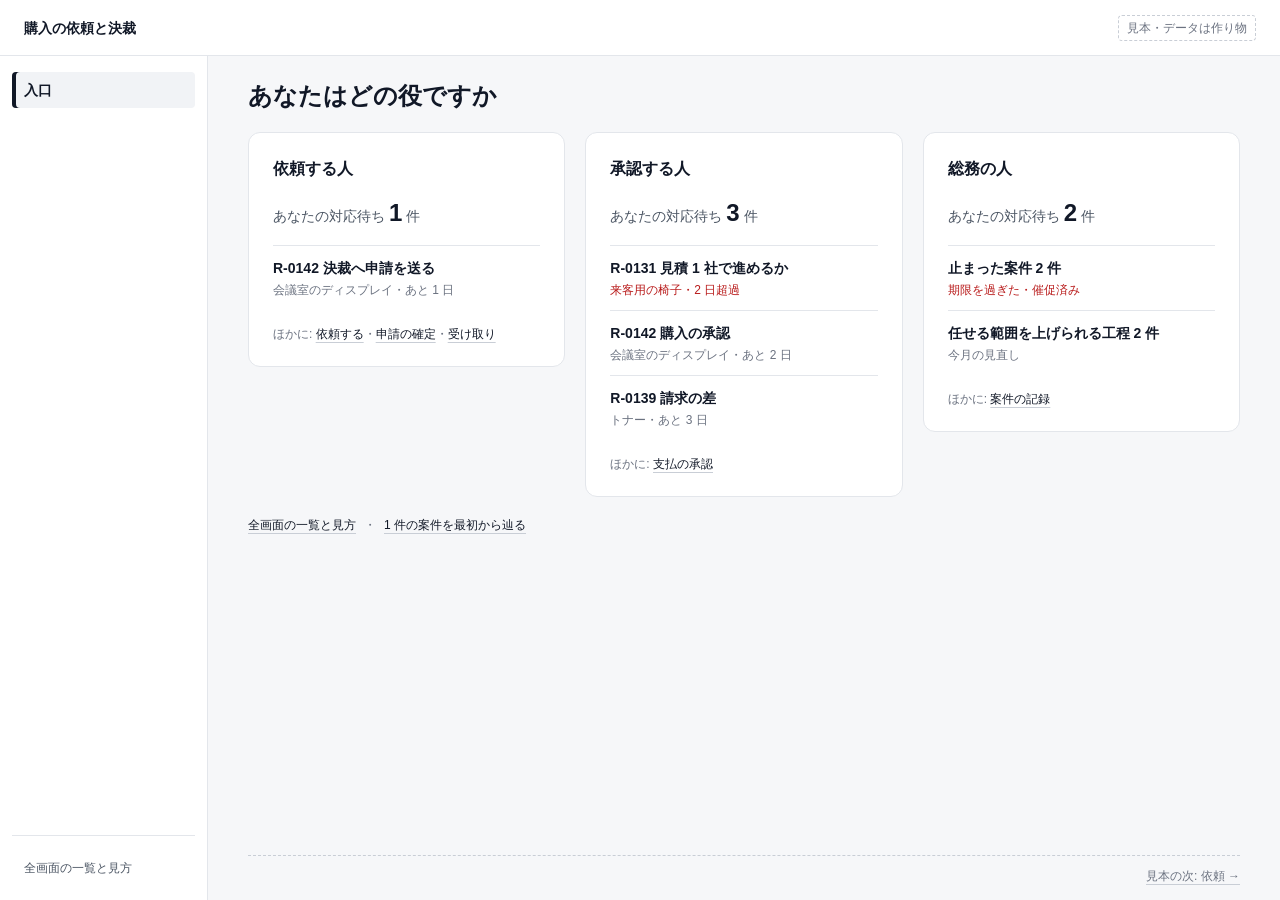
<file: index.html>
<!doctype html>
<html lang="ja">
<head>
<meta name="robots" content="noindex,nofollow">
<meta charset="utf-8">
<meta name="viewport" content="width=device-width, initial-scale=1">
<title>入口｜購入の依頼と決裁（見本）</title>
<link rel="stylesheet" href="assets/style.css">
</head>
<body>
<header class="top" data-shell-header></header>
<main class="main wide">
  <h1>あなたはどの役ですか</h1>

  <div class="scroll">
    <div class="roles">
      <section class="role">
        <h2>依頼する人</h2>
        <p class="count">あなたの対応待ち<b>1</b>件</p>
        <ul class="todo">
          <li><a href="case.html"><b>R-0142 決裁へ申請を送る</b><span>会議室のディスプレイ・あと 1 日</span></a></li>
        </ul>
        <p class="small muted">ほかに: <a href="request.html">依頼する</a>・<a href="confirm.html">申請の確定</a>・<a href="receive.html">受け取り</a></p>
      </section>

      <section class="role">
        <h2>承認する人</h2>
        <p class="count">あなたの対応待ち<b>3</b>件</p>
        <ul class="todo">
          <li class="late"><a href="exceptions.html"><b>R-0131 見積 1 社で進めるか</b><span>来客用の椅子・2 日超過</span></a></li>
          <li><a href="approve.html"><b>R-0142 購入の承認</b><span>会議室のディスプレイ・あと 2 日</span></a></li>
          <li><a href="reconcile.html"><b>R-0139 請求の差</b><span>トナー・あと 3 日</span></a></li>
        </ul>
        <p class="small muted">ほかに: <a href="pay.html">支払の承認</a></p>
      </section>

      <section class="role">
        <h2>総務の人</h2>
        <p class="count">あなたの対応待ち<b>2</b>件</p>
        <ul class="todo">
          <li class="late"><a href="cases.html"><b>止まった案件 2 件</b><span>期限を過ぎた・催促済み</span></a></li>
          <li><a href="rules.html"><b>任せる範囲を上げられる工程 2 件</b><span>今月の見直し</span></a></li>
        </ul>
        <p class="small muted">ほかに: <a href="case.html">案件の記録</a></p>
      </section>
    </div>

    <p class="row small"><a href="guide.html">全画面の一覧と見方</a><span class="muted">・</span><a href="request.html">1 件の案件を最初から辿る</a></p>
  </div>
</main>
<script src="assets/app.js"></script>
</body>
</html>
</file>
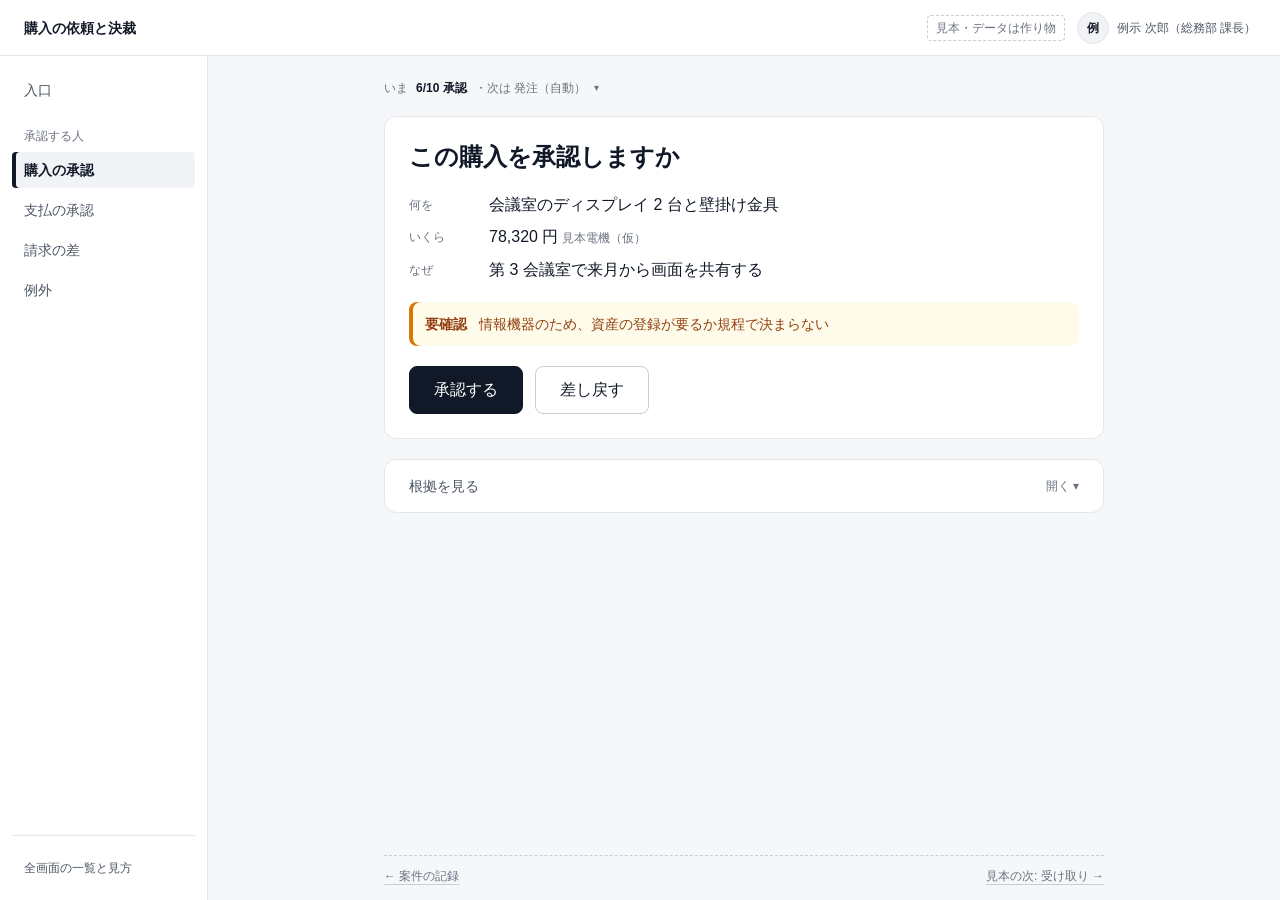
<file: approve.html>
<!doctype html>
<html lang="ja">
<head>
<meta name="robots" content="noindex,nofollow">
<meta charset="utf-8">
<meta name="viewport" content="width=device-width, initial-scale=1">
<title>購入の承認｜購入の依頼と決裁（見本）</title>
<link rel="stylesheet" href="assets/style.css">
</head>
<body data-who="例示 次郎（総務部 課長）">
<header class="top" data-shell-header></header>
<main class="main">
  <div data-stage="6"></div>

  <section class="decide">
    <h1>この購入を承認しますか</h1>
    <dl class="facts">
      <dt>何を</dt><dd>会議室のディスプレイ 2 台と壁掛け金具</dd>
      <dt>いくら</dt><dd class="num">78,320 円<small>見本電機（仮）</small></dd>
      <dt>なぜ</dt><dd>第 3 会議室で来月から画面を共有する</dd>
    </dl>
    <p class="verdict warn"><b>要確認</b><span>情報機器のため、資産の登録が要るか規程で決まらない</span></p>
    <div class="actions">
      <button class="btn primary" type="button" data-done="承認しました。発注へ進みます（見本）">承認する</button>
      <button class="btn" type="button" data-done="差し戻しました。理由と、否認にするかを選びます（見本）">差し戻す</button>
    </div>
  </section>

  <div class="scroll">
    <details class="fold">
      <summary>根拠を見る</summary>
      <div class="body">
        <section>
          <h3>規程</h3>
          <ul class="checks">
            <li class="w">資産の登録の要否は規程から決まらない。似た R-0061 は登録なし</li>
            <li>10 万円以下の物品は課長の決裁で足りる</li>
            <li>予算 X-000-01 の残り 412,000 円で足りる</li>
            <li>取引先は登録済み（新規ではない）</li>
            <li>相見積 3 社（基準は 2 社以上）</li>
            <li>金額は似た案件の中央値より 6% 安い</li>
            <li>納期は使いたい日の 3 営業日前</li>
          </ul>
        </section>
        <section id="quotes">
          <h3>見積</h3>
          <div class="table-wrap">
            <table>
              <thead><tr><th>取引先</th><th class="num">金額</th><th>納期</th><th>保証</th></tr></thead>
              <tbody>
                <tr><td>見本電機（仮）・選んだ</td><td class="num">78,320 円</td><td>7 営業日</td><td>3 年</td></tr>
                <tr><td>例示テック（仮）</td><td class="num">81,950 円</td><td>5 営業日</td><td>1 年</td></tr>
                <tr><td>サンプル商会（仮）</td><td class="num">84,700 円</td><td>10 営業日</td><td>3 年</td></tr>
              </tbody>
            </table>
          </div>
        </section>
        <section>
          <h3>似た案件</h3>
          <div class="table-wrap">
            <table>
              <thead><tr><th>案件</th><th>品目</th><th class="num">金額</th><th>結果</th></tr></thead>
              <tbody>
                <tr><td>R-0098</td><td>ディスプレイ 1 台</td><td class="num">41,800 円</td><td>承認</td></tr>
                <tr><td>R-0061</td><td>ディスプレイと金具</td><td class="num">52,300 円</td><td>承認・資産の登録なし</td></tr>
                <tr><td>R-0017</td><td>プロジェクター</td><td class="num">96,800 円</td><td>差し戻し・相見積 1 社</td></tr>
              </tbody>
            </table>
          </div>
        </section>
        <section>
          <h3>記録</h3>
          <ul class="log">
            <li><time>3 日前</time><span>依頼を受け付け、予算を聞き返した</span></li>
            <li><time>2 日前</time><span>3 社の見積を読んで比べた（見積 Q-0007〜0009）</span></li>
            <li><time>昨日</time><span>見本 花子 が申請を確定した</span></li>
            <li><time>今日</time><span>決裁へ入力し、読み戻し 12 / 12 が一致した。<a href="case.html">案件の記録</a></span></li>
          </ul>
        </section>
      </div>
    </details>
  </div>
</main>
<script src="assets/app.js"></script>
</body>
</html>
</file>
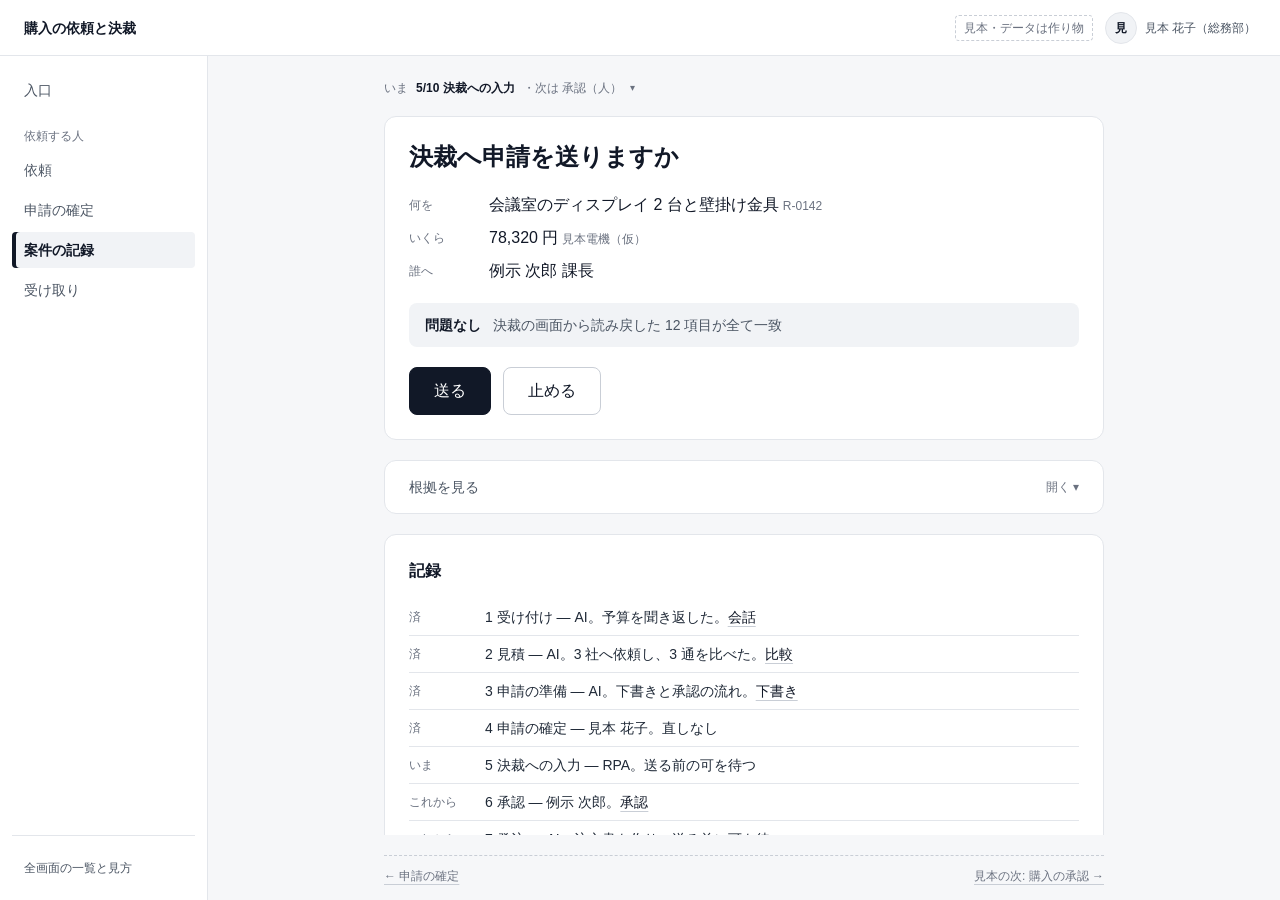
<file: case.html>
<!doctype html>
<html lang="ja">
<head>
<meta name="robots" content="noindex,nofollow">
<meta charset="utf-8">
<meta name="viewport" content="width=device-width, initial-scale=1">
<title>案件の記録｜購入の依頼と決裁（見本）</title>
<link rel="stylesheet" href="assets/style.css">
</head>
<body data-who="見本 花子（総務部）">
<header class="top" data-shell-header></header>
<main class="main">
  <div data-stage="5"></div>

  <section class="decide">
    <h1>決裁へ申請を送りますか</h1>
    <dl class="facts">
      <dt>何を</dt><dd>会議室のディスプレイ 2 台と壁掛け金具<small>R-0142</small></dd>
      <dt>いくら</dt><dd class="num">78,320 円<small>見本電機（仮）</small></dd>
      <dt>誰へ</dt><dd>例示 次郎 課長</dd>
    </dl>
    <p class="verdict"><b>問題なし</b><span>決裁の画面から読み戻した 12 項目が全て一致</span></p>
    <div class="actions">
      <button class="btn primary" type="button" data-done="申請を送りました。例示 次郎 課長 へ回ります（見本）">送る</button>
      <button class="btn" type="button" data-done="止めました。理由を添えて例外へ回します（見本）">止める</button>
    </div>
  </section>

  <div class="scroll">
    <details class="fold">
      <summary>根拠を見る</summary>
      <div class="body">
        <section id="rpa">
          <h3>読み戻し</h3>
          <div class="table-wrap">
            <table>
              <thead><tr><th>項目</th><th>確定した申請</th><th>読み戻した値</th></tr></thead>
              <tbody>
                <tr><td>件名</td><td>第 3 会議室用ディスプレイ及び壁掛け金具の購入</td><td>同じ</td></tr>
                <tr><td>金額</td><td class="num">78,320 円</td><td class="num">78,320 円</td></tr>
                <tr><td>予算</td><td>X-000-01</td><td>X-000-01</td></tr>
                <tr><td>承認者</td><td>例示 次郎 課長</td><td>例示 次郎 課長</td></tr>
                <tr><td colspan="3" class="small muted">ほか 8 項目も一致。同じ件の二重の起案なし</td></tr>
              </tbody>
            </table>
          </div>
        </section>
      </div>
    </details>

    <section class="card" id="log">
      <h2>記録</h2>
      <ul class="log">
        <li><time>済</time><span>1 受け付け — AI。予算を聞き返した。<a href="request.html">会話</a></span></li>
        <li><time>済</time><span>2 見積 — AI。3 社へ依頼し、3 通を比べた。<a href="confirm.html#quotes">比較</a></span></li>
        <li><time>済</time><span>3 申請の準備 — AI。下書きと承認の流れ。<a href="confirm.html#draft">下書き</a></span></li>
        <li><time>済</time><span>4 申請の確定 — 見本 花子。直しなし</span></li>
        <li><time>いま</time><span>5 決裁への入力 — RPA。送る前の可を待つ</span></li>
        <li><time>これから</time><span>6 承認 — 例示 次郎。<a href="approve.html">承認</a></span></li>
        <li><time>これから</time><span>7 発注 — AI。注文書を作り、送る前に可を待つ</span></li>
        <li><time>これから</time><span>8 受け取り — 見本 花子。<a href="receive.html">受け取り</a></span></li>
        <li><time>これから</time><span>9 支払 — AI が突合し、例示 次郎 が承認。<a href="pay.html">支払</a></span></li>
        <li><time>これから</time><span>10 格納 — 自動。注文書と承認の証跡を保存</span></li>
      </ul>
    </section>
  </div>
</main>
<script src="assets/app.js"></script>
</body>
</html>
</file>
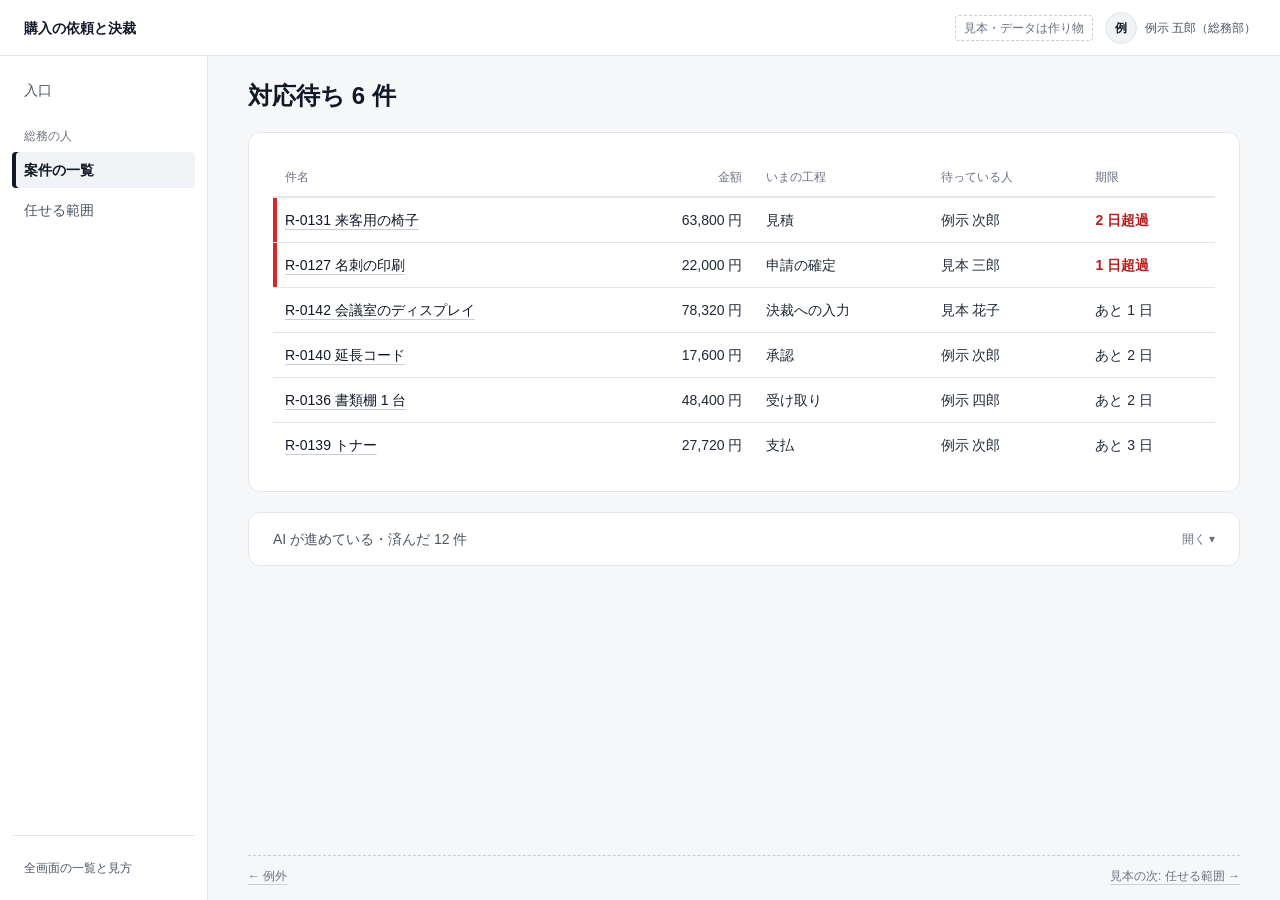
<file: cases.html>
<!doctype html>
<html lang="ja">
<head>
<meta name="robots" content="noindex,nofollow">
<meta charset="utf-8">
<meta name="viewport" content="width=device-width, initial-scale=1">
<title>案件の一覧｜購入の依頼と決裁（見本）</title>
<link rel="stylesheet" href="assets/style.css">
</head>
<body data-who="例示 五郎（総務部）">
<header class="top" data-shell-header></header>
<main class="main wide">
  <h1>対応待ち 6 件</h1>

  <div class="scroll">
    <section class="card">
      <div class="table-wrap">
        <table class="rows">
          <thead><tr><th>件名</th><th class="num">金額</th><th>いまの工程</th><th>待っている人</th><th>期限</th></tr></thead>
          <tbody>
            <tr class="stuck"><td><a href="exceptions.html">R-0131 来客用の椅子</a></td><td class="num">63,800 円</td><td>見積</td><td>例示 次郎</td><td class="nowrap"><span class="late">2 日超過</span></td></tr>
            <tr class="stuck"><td><a href="case.html">R-0127 名刺の印刷</a></td><td class="num">22,000 円</td><td>申請の確定</td><td>見本 三郎</td><td class="nowrap"><span class="late">1 日超過</span></td></tr>
            <tr><td><a href="case.html">R-0142 会議室のディスプレイ</a></td><td class="num">78,320 円</td><td>決裁への入力</td><td>見本 花子</td><td class="nowrap">あと 1 日</td></tr>
            <tr><td><a href="approve.html">R-0140 延長コード</a></td><td class="num">17,600 円</td><td>承認</td><td>例示 次郎</td><td class="nowrap">あと 2 日</td></tr>
            <tr><td><a href="receive.html">R-0136 書類棚 1 台</a></td><td class="num">48,400 円</td><td>受け取り</td><td>例示 四郎</td><td class="nowrap">あと 2 日</td></tr>
            <tr><td><a href="reconcile.html">R-0139 トナー</a></td><td class="num">27,720 円</td><td>支払</td><td>例示 次郎</td><td class="nowrap">あと 3 日</td></tr>
          </tbody>
        </table>
      </div>
    </section>

    <details class="fold">
      <summary>AI が進めている・済んだ 12 件</summary>
      <div class="body">
        <div class="table-wrap">
          <table class="rows">
            <thead><tr><th>件名</th><th class="num">金額</th><th>いまの工程</th><th>担い手</th><th>期限</th></tr></thead>
            <tbody>
              <tr><td><a href="case.html">R-0143 研修用の書籍 5 冊</a></td><td class="num">14,850 円</td><td>申請の準備</td><td>AI</td><td class="nowrap">あと 4 日</td></tr>
              <tr><td><a href="case.html">R-0138 清掃用品の一式</a></td><td class="num">9,240 円</td><td>発注</td><td>AI</td><td class="nowrap">あと 5 日</td></tr>
              <tr><td><a href="case.html">R-0133 ウェブ会議用カメラ 3 台</a></td><td class="num">39,600 円</td><td>格納</td><td>済み</td><td class="nowrap">—</td></tr>
              <tr><td colspan="5" class="small muted">ほか 9 件（見本では省略）</td></tr>
            </tbody>
          </table>
        </div>
      </div>
    </details>
  </div>
</main>
<script src="assets/app.js"></script>
</body>
</html>
</file>
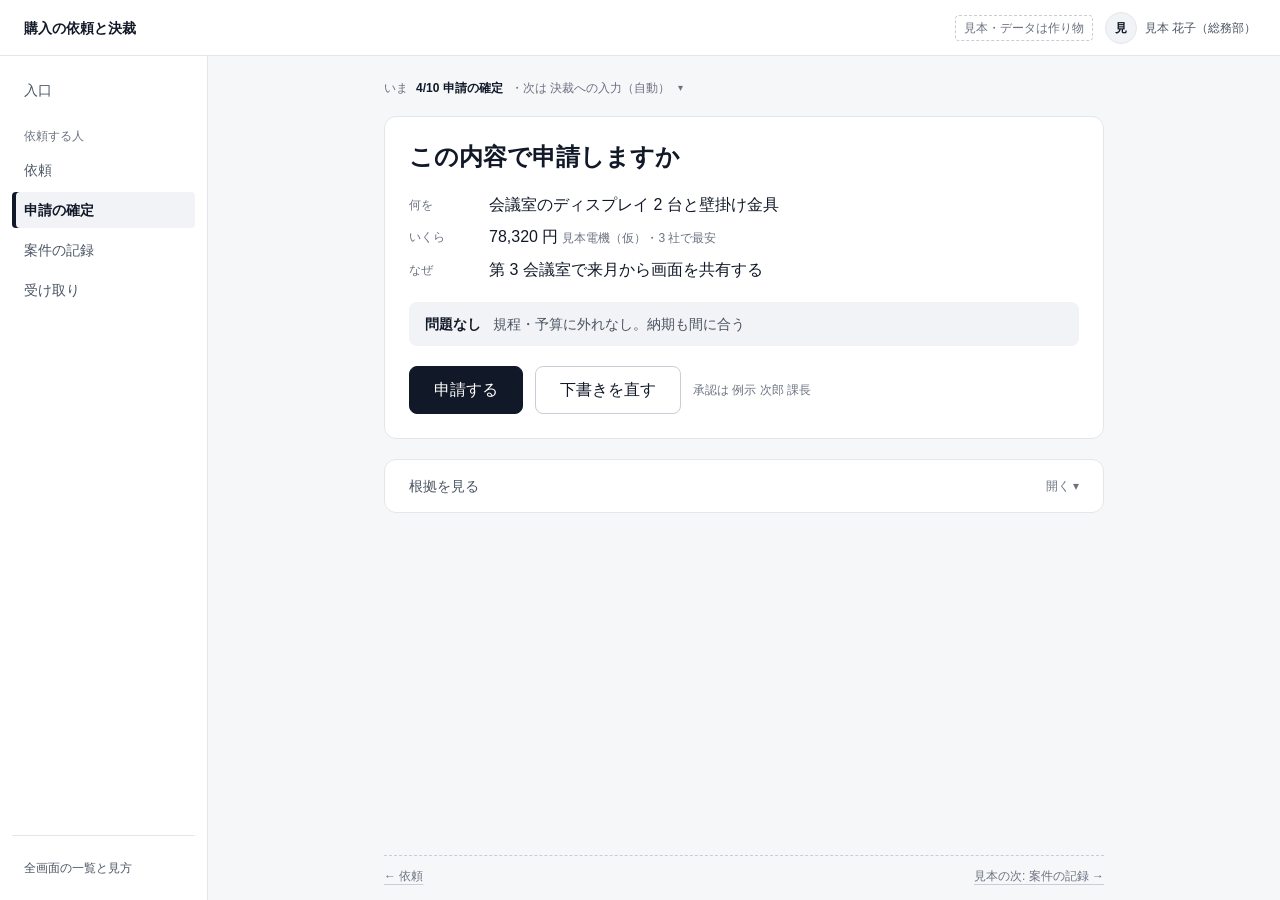
<file: confirm.html>
<!doctype html>
<html lang="ja">
<head>
<meta name="robots" content="noindex,nofollow">
<meta charset="utf-8">
<meta name="viewport" content="width=device-width, initial-scale=1">
<title>申請の確定｜購入の依頼と決裁（見本）</title>
<link rel="stylesheet" href="assets/style.css">
</head>
<body data-who="見本 花子（総務部）">
<header class="top" data-shell-header></header>
<main class="main">
  <div data-stage="4"></div>

  <section class="decide">
    <h1>この内容で申請しますか</h1>
    <dl class="facts">
      <dt>何を</dt><dd>会議室のディスプレイ 2 台と壁掛け金具</dd>
      <dt>いくら</dt><dd class="num">78,320 円<small>見本電機（仮）・3 社で最安</small></dd>
      <dt>なぜ</dt><dd>第 3 会議室で来月から画面を共有する</dd>
    </dl>
    <p class="verdict"><b>問題なし</b><span>規程・予算に外れなし。納期も間に合う</span></p>
    <div class="actions">
      <button class="btn primary" type="button" data-done="申請しました。例示 次郎 課長 へ回ります（見本）">申請する</button>
      <a class="btn" href="#draft">下書きを直す</a>
      <span class="after">承認は 例示 次郎 課長</span>
    </div>
  </section>

  <div class="scroll">
    <details class="fold">
      <summary>根拠を見る</summary>
      <div class="body">
        <section id="quotes">
          <h3>見積</h3>
          <div class="table-wrap">
            <table>
              <thead><tr><th>取引先</th><th class="num">金額</th><th>納期</th><th>保証</th><th>見立て</th></tr></thead>
              <tbody>
                <tr><td>見本電機（仮）</td><td class="num">78,320 円</td><td>7 営業日</td><td>3 年</td><td>推す・最安</td></tr>
                <tr><td>例示テック（仮）</td><td class="num">81,950 円</td><td>5 営業日</td><td>1 年</td><td>保証が短い</td></tr>
                <tr><td>サンプル商会（仮）</td><td class="num">84,700 円</td><td>10 営業日</td><td>3 年</td><td>納期が遅い</td></tr>
              </tbody>
            </table>
          </div>
        </section>
        <section id="draft">
          <h3>下書き</h3>
          <dl class="kv">
            <dt>件名</dt><dd>第 3 会議室用ディスプレイ及び壁掛け金具の購入</dd>
            <dt>目的</dt><dd>会議室の画面共有の設備を整え、機材の貸し借りを無くすため</dd>
            <dt>予算</dt><dd>総務部 共用設備（X-000-01）・残り 412,000 円</dd>
            <dt>納期</dt><dd>発注から 7 営業日</dd>
            <dt>契約事務</dt><dd>注文書（ME の様式）</dd>
            <dt>承認の流れ</dt><dd>起案 見本 花子 → 承認 例示 次郎 課長（10 万円以下の物品）</dd>
          </dl>
        </section>
        <section>
          <h3>記録</h3>
          <ul class="log">
            <li><time>2 日前</time><span>見積の依頼を 3 社へ送った（見本 花子 が可とした）</span></li>
            <li><time>昨日</time><span>見積 3 通を読んで比べた</span></li>
            <li><time>昨日</time><span>下書きと承認の流れを作った（権限の規程・予算の残高から）</span></li>
          </ul>
        </section>
      </div>
    </details>
  </div>
</main>
<script src="assets/app.js"></script>
</body>
</html>
</file>
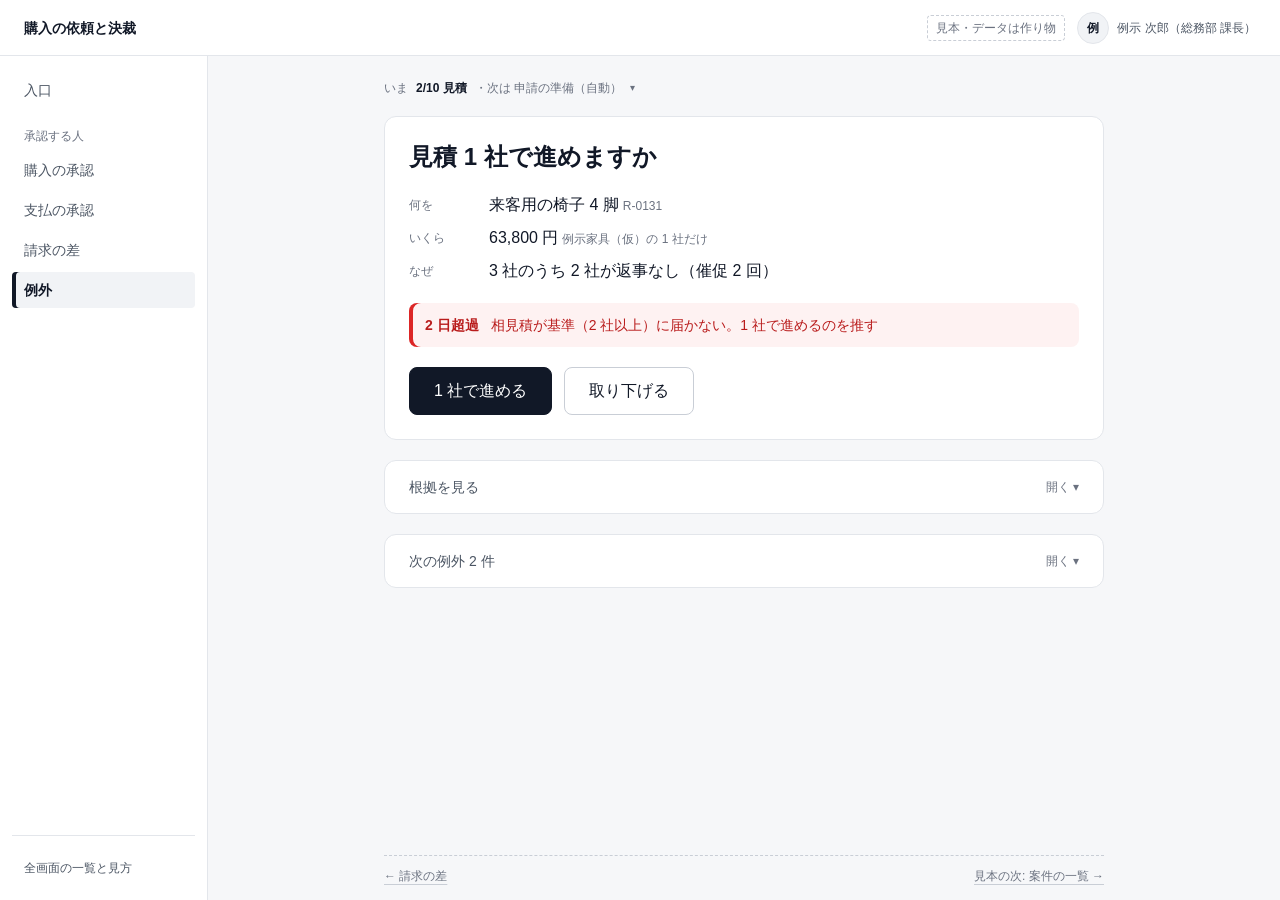
<file: exceptions.html>
<!doctype html>
<html lang="ja">
<head>
<meta name="robots" content="noindex,nofollow">
<meta charset="utf-8">
<meta name="viewport" content="width=device-width, initial-scale=1">
<title>例外｜購入の依頼と決裁（見本）</title>
<link rel="stylesheet" href="assets/style.css">
</head>
<body data-who="例示 次郎（総務部 課長）">
<header class="top" data-shell-header></header>
<main class="main">
  <div data-stage="2"></div>

  <section class="decide">
    <h1>見積 1 社で進めますか</h1>
    <dl class="facts">
      <dt>何を</dt><dd>来客用の椅子 4 脚<small>R-0131</small></dd>
      <dt>いくら</dt><dd class="num">63,800 円<small>例示家具（仮）の 1 社だけ</small></dd>
      <dt>なぜ</dt><dd>3 社のうち 2 社が返事なし（催促 2 回）</dd>
    </dl>
    <p class="verdict ng"><b>2 日超過</b><span>相見積が基準（2 社以上）に届かない。1 社で進めるのを推す</span></p>
    <div class="actions">
      <button class="btn primary" type="button" data-done="1 社で進めます。理由を承認の材料に残します（見本）">1 社で進める</button>
      <button class="btn" type="button" data-done="取り下げました。依頼者へ知らせます（見本）">取り下げる</button>
    </div>
  </section>

  <div class="scroll">
    <details class="fold">
      <summary>根拠を見る</summary>
      <div class="body">
        <section>
          <h3>記録</h3>
          <ul class="log">
            <li><time>4 日前</time><span>3 社へ見積を頼んだ（見本 一郎 が可とした）</span></li>
            <li><time>2 日前</time><span>返事の無い 2 社へ催促した: 返事なし</span></li>
            <li><time>今日</time><span>別の候補が 1 社あるが取引が無い。新規の取引先は頼まない決まり</span></li>
          </ul>
        </section>
      </div>
    </details>

    <details class="fold">
      <summary>次の例外 2 件</summary>
      <div class="body">
        <ul class="log">
          <li><time>R-0135</time><span>複合機の消耗品: 取引先が自社の注文書の様式を指定（工程 7 発注）</span></li>
          <li><time>R-0129</time><span>研修用の教材: 請求書の画像の金額が読み切れない（工程 9 支払）</span></li>
        </ul>
      </div>
    </details>
  </div>
</main>
<script src="assets/app.js"></script>
</body>
</html>
</file>
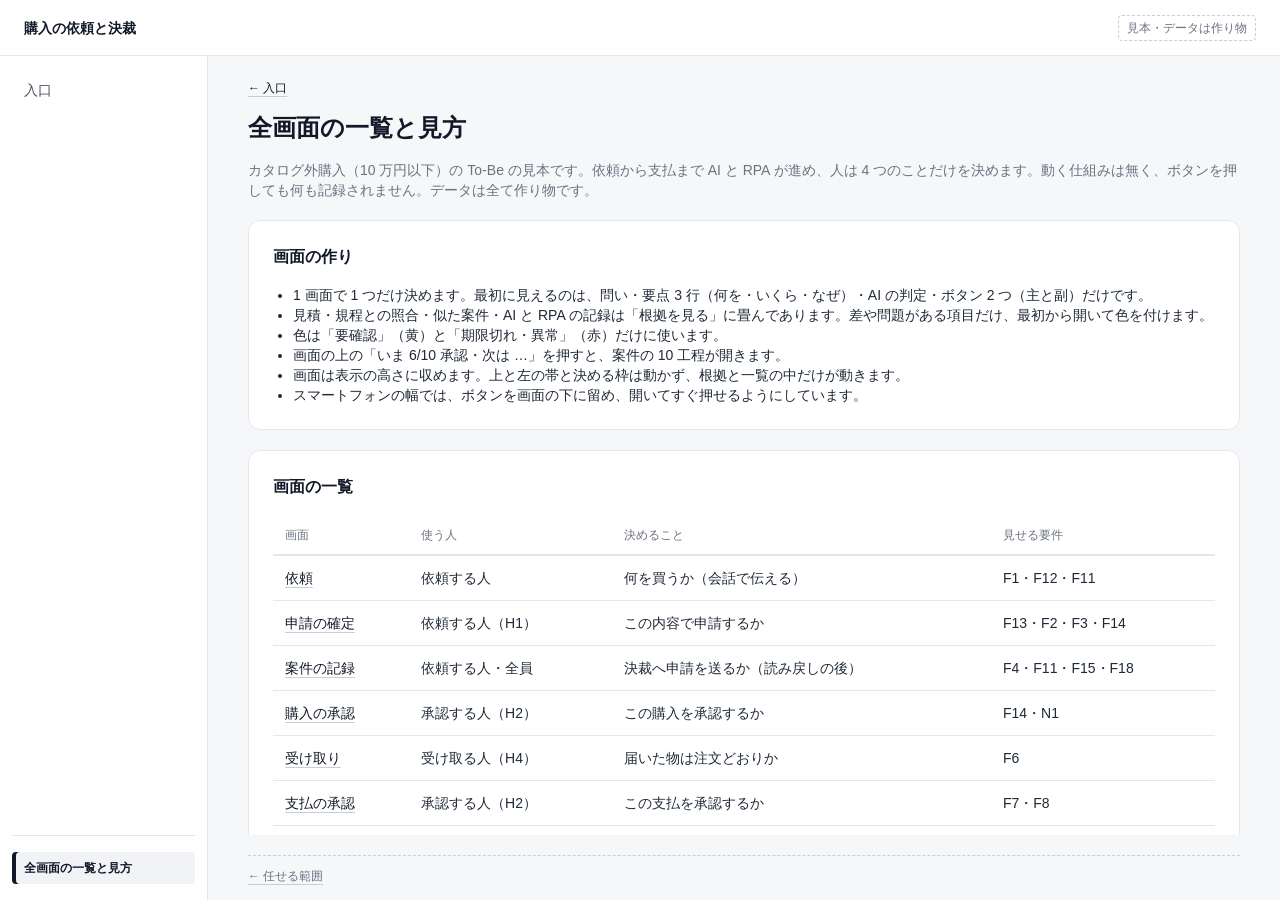
<file: guide.html>
<!doctype html>
<html lang="ja">
<head>
<meta name="robots" content="noindex,nofollow">
<meta charset="utf-8">
<meta name="viewport" content="width=device-width, initial-scale=1">
<title>全画面の一覧と見方｜購入の依頼と決裁（見本）</title>
<link rel="stylesheet" href="assets/style.css">
</head>
<body>
<header class="top" data-shell-header></header>
<main class="main wide">
  <div class="stack">
    <p class="small"><a href="index.html">← 入口</a></p>
    <h1>全画面の一覧と見方</h1>
    <p class="muted">カタログ外購入（10 万円以下）の To-Be の見本です。依頼から支払まで AI と RPA が進め、人は 4 つのことだけを決めます。動く仕組みは無く、ボタンを押しても何も記録されません。データは全て作り物です。</p>
  </div>

  <div class="scroll">
    <section class="card">
      <h2>画面の作り</h2>
      <ul>
        <li>1 画面で 1 つだけ決めます。最初に見えるのは、問い・要点 3 行（何を・いくら・なぜ）・AI の判定・ボタン 2 つ（主と副）だけです。</li>
        <li>見積・規程との照合・似た案件・AI と RPA の記録は「根拠を見る」に畳んであります。差や問題がある項目だけ、最初から開いて色を付けます。</li>
        <li>色は「要確認」（黄）と「期限切れ・異常」（赤）だけに使います。</li>
        <li>画面の上の「いま 6/10 承認・次は …」を押すと、案件の 10 工程が開きます。</li>
        <li>画面は表示の高さに収めます。上と左の帯と決める枠は動かず、根拠と一覧の中だけが動きます。</li>
        <li>スマートフォンの幅では、ボタンを画面の下に留め、開いてすぐ押せるようにしています。</li>
      </ul>
    </section>

    <section class="card">
      <h2>画面の一覧</h2>
      <div class="table-wrap">
        <table>
          <thead><tr><th>画面</th><th>使う人</th><th>決めること</th><th>見せる要件</th></tr></thead>
          <tbody>
            <tr><td><a href="request.html">依頼</a></td><td>依頼する人</td><td>何を買うか（会話で伝える）</td><td>F1・F12・F11</td></tr>
            <tr><td><a href="confirm.html">申請の確定</a></td><td>依頼する人（H1）</td><td>この内容で申請するか</td><td>F13・F2・F3・F14</td></tr>
            <tr><td><a href="case.html">案件の記録</a></td><td>依頼する人・全員</td><td>決裁へ申請を送るか（読み戻しの後）</td><td>F4・F11・F15・F18</td></tr>
            <tr><td><a href="approve.html">購入の承認</a></td><td>承認する人（H2）</td><td>この購入を承認するか</td><td>F14・N1</td></tr>
            <tr><td><a href="receive.html">受け取り</a></td><td>受け取る人（H4）</td><td>届いた物は注文どおりか</td><td>F6</td></tr>
            <tr><td><a href="pay.html">支払の承認</a></td><td>承認する人（H2）</td><td>この支払を承認するか</td><td>F7・F8</td></tr>
            <tr><td><a href="reconcile.html">請求の差</a></td><td>承認する人（H2）</td><td>請求の差をどうするか</td><td>F7・F16</td></tr>
            <tr><td><a href="exceptions.html">例外</a></td><td>承認する人（H2）</td><td>AI が解けなかった件をどうするか</td><td>F10・F13</td></tr>
            <tr><td><a href="cases.html">案件の一覧</a></td><td>総務の人</td><td>止まった案件を見つける</td><td>F15</td></tr>
            <tr><td><a href="rules.html">任せる範囲</a></td><td>総務の人（H3）</td><td>工程を AI に任せる段階を上げるか</td><td>F17・F18</td></tr>
          </tbody>
        </table>
      </div>
      <p class="small muted">役務・サービスの購入では受け取りの確認は無く、AI が納品書と注文書を照合します。</p>
    </section>

    <section class="card">
      <h2>人に残る 4 つの役割</h2>
      <dl class="kv">
        <dt>H1 依頼する人</dt><dd>何を決裁してほしいかを決める（申請の確定）</dd>
        <dt>H2 承認する人</dt><dd>承認して問題ないかを決める（承認・支払の承認・差と例外の判断）</dd>
        <dt>H3 総務の人</dt><dd>ルールを決め、記録を抜き取りで確かめ、任せる範囲を広げるかを決める（月ごと）</dd>
        <dt>H4 受け取る人</dt><dd>物を受け取ったことを確かめる（物の購入のとき）</dd>
      </dl>
    </section>

    <section class="card">
      <h2>任せる段階</h2>
      <dl class="kv">
        <dt><span class="lv" data-lv="0">人</span></dt><dd>人が決める（任せない）</dd>
        <dt><span class="lv" data-lv="1">可否</span></dt><dd>人が可否を出してから AI・RPA が実行する</dd>
        <dt><span class="lv" data-lv="2">止められる</span></dt><dd>AI・RPA が実行し、人は記録を見て止められる</dd>
        <dt><span class="lv" data-lv="3">自動</span></dt><dd>自動。監査で見るだけ</dd>
      </dl>
      <p class="small muted">同じ工程で連続 20 件を直しなしで通すと、1 段階上げる候補になります（上げるかは総務の人が決める）。1 件でも事故・直しがあれば、その工程は自動で 1 段階戻ります。</p>
    </section>

    <section class="card">
      <h2>案件の 10 工程</h2>
      <ol>
        <li>受け付け（AI）</li><li>見積（AI。送る前に人の可否）</li><li>申請の準備（AI）</li><li>申請の確定（人）</li>
        <li>決裁への入力（RPA。送る前に人の可否）</li><li>承認（人）</li><li>発注（AI）</li><li>受け取り（人。物のとき）</li>
        <li>請求の突合と支払（AI が突合し、人が支払を承認）</li><li>格納と記録（自動）</li>
      </ol>
    </section>
  </div>
</main>
<script src="assets/app.js"></script>
</body>
</html>
</file>
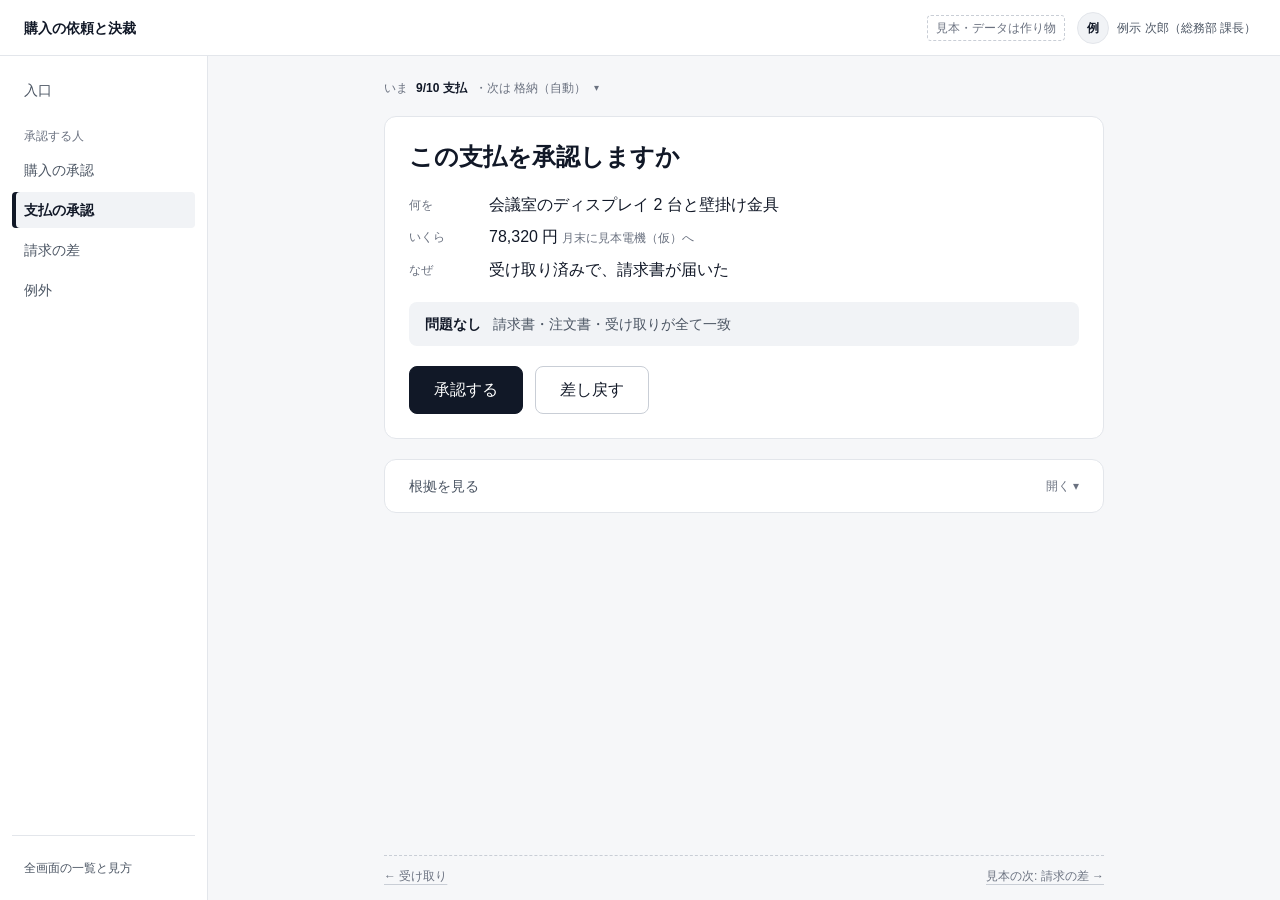
<file: pay.html>
<!doctype html>
<html lang="ja">
<head>
<meta name="robots" content="noindex,nofollow">
<meta charset="utf-8">
<meta name="viewport" content="width=device-width, initial-scale=1">
<title>支払の承認｜購入の依頼と決裁（見本）</title>
<link rel="stylesheet" href="assets/style.css">
</head>
<body data-who="例示 次郎（総務部 課長）">
<header class="top" data-shell-header></header>
<main class="main">
  <div data-stage="9"></div>

  <section class="decide">
    <h1>この支払を承認しますか</h1>
    <dl class="facts">
      <dt>何を</dt><dd>会議室のディスプレイ 2 台と壁掛け金具</dd>
      <dt>いくら</dt><dd class="num">78,320 円<small>月末に見本電機（仮）へ</small></dd>
      <dt>なぜ</dt><dd>受け取り済みで、請求書が届いた</dd>
    </dl>
    <p class="verdict"><b>問題なし</b><span>請求書・注文書・受け取りが全て一致</span></p>
    <div class="actions">
      <button class="btn primary" type="button" data-done="支払を承認しました。月末に支払われます（見本）">承認する</button>
      <button class="btn" type="button" data-done="差し戻しました（見本）">差し戻す</button>
    </div>
  </section>

  <div class="scroll">
    <details class="fold">
      <summary>根拠を見る</summary>
      <div class="body">
        <section>
          <h3>突合</h3>
          <div class="table-wrap">
            <table>
              <thead><tr><th>項目</th><th class="num">注文書</th><th class="num">受け取り</th><th class="num">請求書</th></tr></thead>
              <tbody>
                <tr><td>ディスプレイ 50 型</td><td class="num">2 × 34,100 円</td><td class="num">2</td><td class="num">2 × 34,100 円</td></tr>
                <tr><td>壁掛け金具</td><td class="num">2 × 1,500 円</td><td class="num">2</td><td class="num">2 × 1,500 円</td></tr>
                <tr><td>消費税</td><td class="num">7,120 円</td><td class="num">—</td><td class="num">7,120 円</td></tr>
                <tr><td>合計</td><td class="num">78,320 円</td><td class="num">—</td><td class="num">78,320 円</td></tr>
              </tbody>
            </table>
          </div>
        </section>
        <section>
          <h3>記録</h3>
          <ul class="log">
            <li><time>4 日前</time><span>見本 花子 が注文どおり受け取った</span></li>
            <li><time>今日</time><span>請求書 INV-5521 を読み、注文書 PO-0142 と受け取りに突き合わせた: 差なし</span></li>
            <li><time>今日</time><span>支払の決裁を下書きした。<a href="case.html">案件の記録</a></span></li>
          </ul>
        </section>
      </div>
    </details>
  </div>
</main>
<script src="assets/app.js"></script>
</body>
</html>
</file>
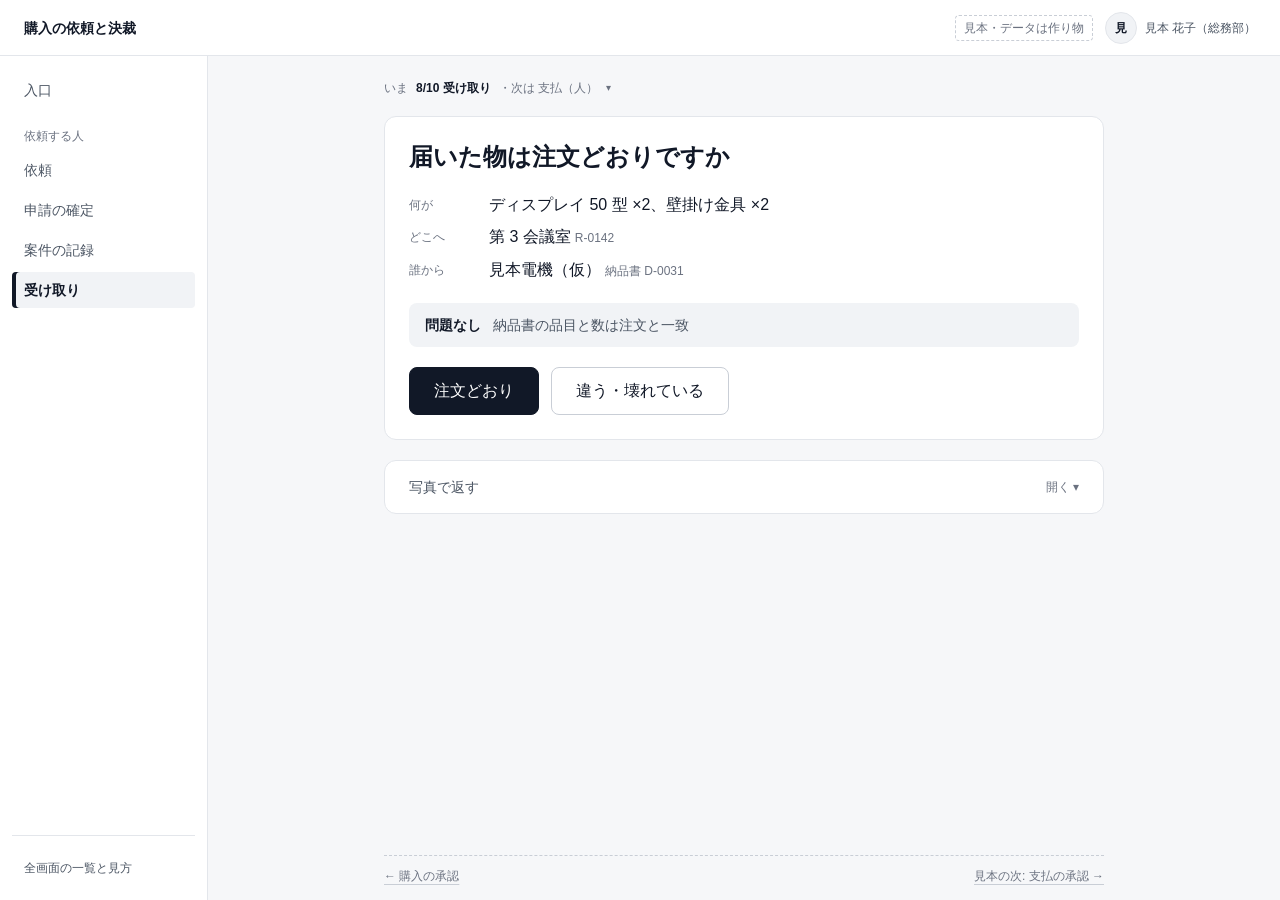
<file: receive.html>
<!doctype html>
<html lang="ja">
<head>
<meta name="robots" content="noindex,nofollow">
<meta charset="utf-8">
<meta name="viewport" content="width=device-width, initial-scale=1">
<title>受け取り｜購入の依頼と決裁（見本）</title>
<link rel="stylesheet" href="assets/style.css">
</head>
<body data-who="見本 花子（総務部）">
<header class="top" data-shell-header></header>
<main class="main">
  <div data-stage="8"></div>

  <section class="decide">
    <h1>届いた物は注文どおりですか</h1>
    <dl class="facts">
      <dt>何が</dt><dd>ディスプレイ 50 型 ×2、壁掛け金具 ×2</dd>
      <dt>どこへ</dt><dd>第 3 会議室<small>R-0142</small></dd>
      <dt>誰から</dt><dd>見本電機（仮）<small>納品書 D-0031</small></dd>
    </dl>
    <p class="verdict"><b>問題なし</b><span>納品書の品目と数は注文と一致</span></p>
    <div class="actions">
      <button class="btn primary" type="button" data-done="受け取りを記録しました。請求書を待ちます（見本）">注文どおり</button>
      <button class="btn" type="button" data-done="違いを受け付けました。写真か理由を添えて承認者へ回します（見本）">違う・壊れている</button>
    </div>
  </section>

  <div class="scroll">
    <details class="fold">
      <summary>写真で返す</summary>
      <div class="body">
        <div class="photo">箱の写真（見本）</div>
        <p class="small muted">AI が品目と数を読み取ります。自信が低いときは 1 問だけ聞き返します。</p>
      </div>
    </details>
  </div>
</main>
<script src="assets/app.js"></script>
</body>
</html>
</file>
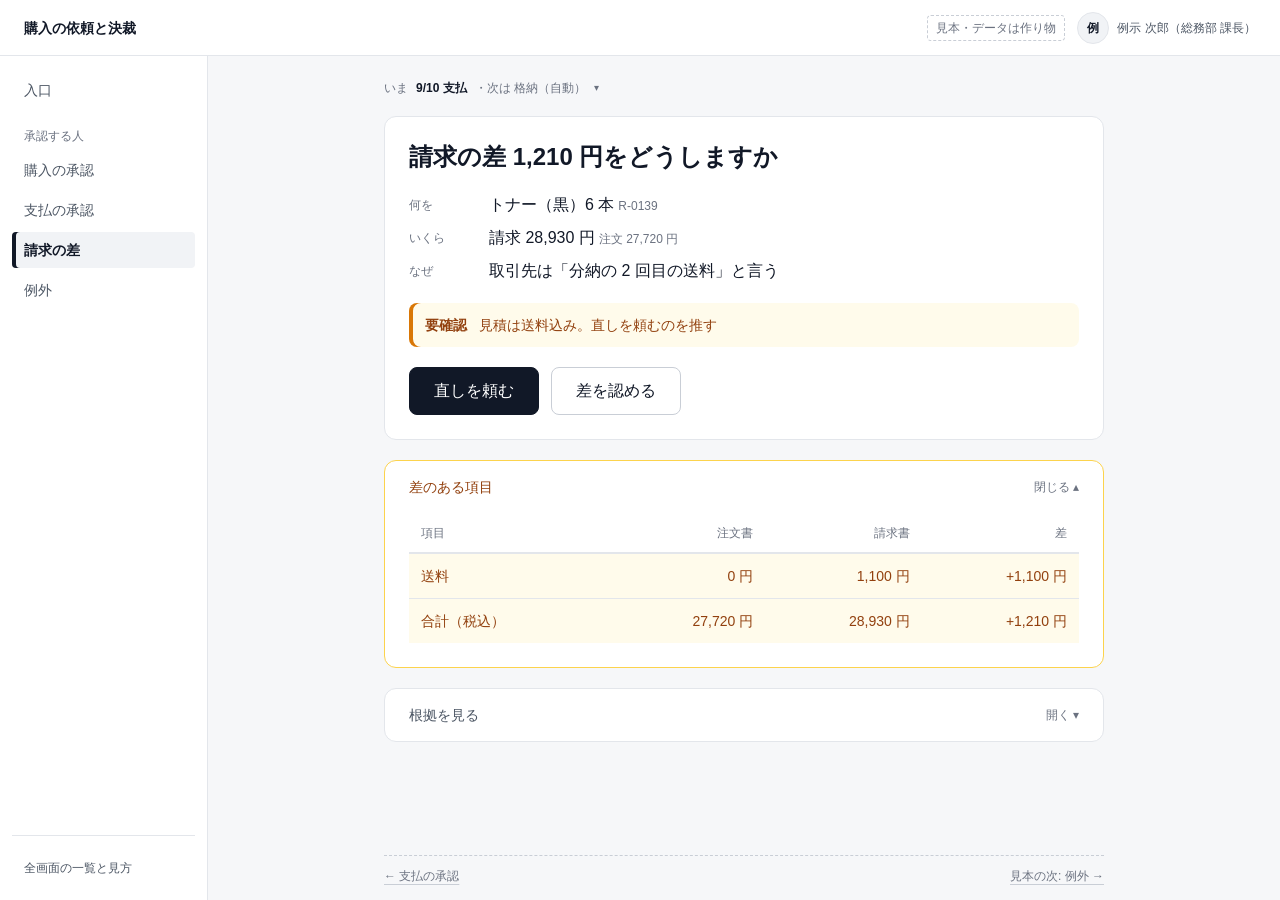
<file: reconcile.html>
<!doctype html>
<html lang="ja">
<head>
<meta name="robots" content="noindex,nofollow">
<meta charset="utf-8">
<meta name="viewport" content="width=device-width, initial-scale=1">
<title>請求の差｜購入の依頼と決裁（見本）</title>
<link rel="stylesheet" href="assets/style.css">
</head>
<body data-who="例示 次郎（総務部 課長）">
<header class="top" data-shell-header></header>
<main class="main">
  <div data-stage="9"></div>

  <section class="decide">
    <h1>請求の差 1,210 円をどうしますか</h1>
    <dl class="facts">
      <dt>何を</dt><dd>トナー（黒）6 本<small>R-0139</small></dd>
      <dt>いくら</dt><dd class="num">請求 28,930 円<small>注文 27,720 円</small></dd>
      <dt>なぜ</dt><dd>取引先は「分納の 2 回目の送料」と言う</dd>
    </dl>
    <p class="verdict warn"><b>要確認</b><span>見積は送料込み。直しを頼むのを推す</span></p>
    <div class="actions">
      <button class="btn primary" type="button" data-done="請求書の直しを取引先へ頼みます（見本）">直しを頼む</button>
      <button class="btn" type="button" data-done="差額を認めて支払の決裁を下書きします（見本）">差を認める</button>
    </div>
  </section>

  <div class="scroll">
    <details class="fold alert" open>
      <summary>差のある項目</summary>
      <div class="body">
        <div class="table-wrap">
          <table>
            <thead><tr><th>項目</th><th class="num">注文書</th><th class="num">請求書</th><th class="num">差</th></tr></thead>
            <tbody>
              <tr class="diff"><td>送料</td><td class="num">0 円</td><td class="num">1,100 円</td><td class="num">+1,100 円</td></tr>
              <tr class="diff"><td>合計（税込）</td><td class="num">27,720 円</td><td class="num">28,930 円</td><td class="num">+1,210 円</td></tr>
            </tbody>
          </table>
        </div>
      </div>
    </details>

    <details class="fold">
      <summary>根拠を見る</summary>
      <div class="body">
        <section>
          <h3>一致した項目</h3>
          <ul class="checks"><li>トナー（黒）6 × 4,200 円: 注文書・受け取り・請求書が一致</li></ul>
        </section>
        <section>
          <h3>記録</h3>
          <ul class="log">
            <li><time>2 日前</time><span>取引先へ送料の根拠を聞いた。返事:「分納のため 2 回目の送料を加えた」</span></li>
            <li><time>昨日</time><span>見積 Q-0099 を読み直した:「送料込み・一括納品」。分納は取引先の都合</span></li>
          </ul>
        </section>
      </div>
    </details>
  </div>
</main>
<script src="assets/app.js"></script>
</body>
</html>
</file>
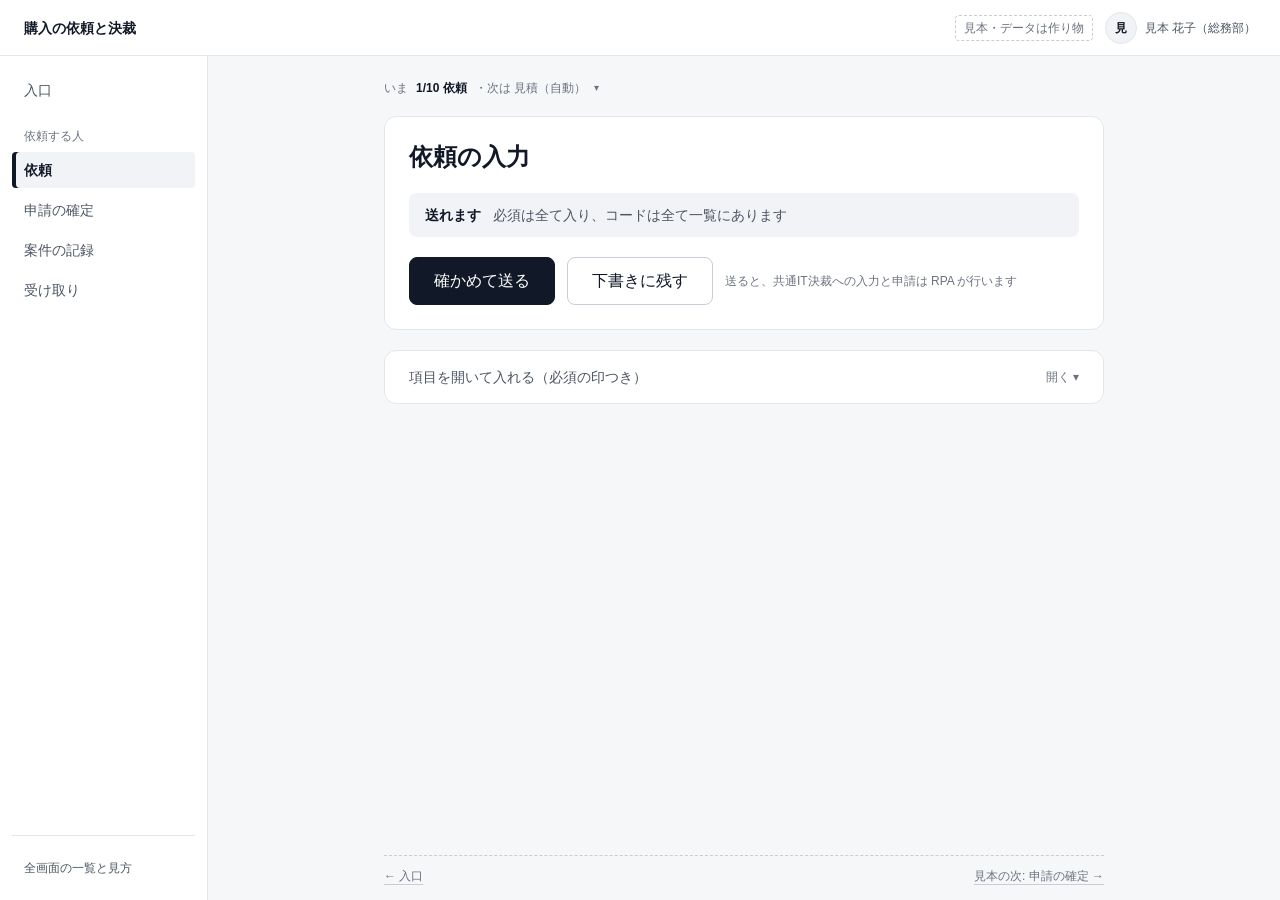
<file: request.html>
<!doctype html>
<html lang="ja">
<head>
<meta name="robots" content="noindex,nofollow">
<meta charset="utf-8">
<meta name="viewport" content="width=device-width, initial-scale=1">
<title>依頼｜購入の依頼と決裁（見本）</title>
<link rel="stylesheet" href="assets/style.css">
</head>
<body data-who="見本 花子（総務部）">
<header class="top" data-shell-header></header>
<main class="main">
  <div data-stage="1"></div>

  <section class="decide">
    <h1>依頼の入力</h1>
    <p class="verdict"><b>送れます</b><span>必須は全て入り、コードは全て一覧にあります</span></p>
    <div class="actions">
      <button class="btn primary" type="button" data-done="見本のため送信はされません">確かめて送る</button>
      <button class="btn" type="button" data-done="見本のため保存はされません">下書きに残す</button>
      <span class="after">送ると、共通IT決裁への入力と申請は RPA が行います</span>
    </div>
  </section>

  <div class="scroll">
    <details class="fold"><summary>項目を開いて入れる（必須の印つき）</summary><form class="fields body" aria-label="依頼の項目" onsubmit="return false">
      <fieldset><legend>申請者（自動で入ります）</legend>
        <label><span>申請者</span><output>見本 花子</output></label>
        <label><span>部署</span><output>総務部</output></label>
      </fieldset>
      <fieldset><legend>買う物</legend>
        <label><span>品名<em class="must">必須</em></span><input type="text" value="ディスプレイ 50 型"></label>
        <label><span>数量<em class="must">必須</em></span><input type="number" value="2"></label>
        <label class="wide"><span>購入の理由<em class="must">必須</em></span><input type="text" value="第 3 会議室の打ち合わせ用"></label>
      </fieldset>
      <fieldset><legend>取引先と金額</legend>
        <label><span>取引先<em class="must">必須</em></span><select><option>見本電機（仮）</option><option>例示商事（仮）</option></select></label>
        <label><span>金額（税別）<em class="must">必須</em></span><input type="text" value="96,000 円"></label>
        <label class="wide"><span>見積書<em class="must">必須</em></span><input type="text" value="見積書_見本電機.pdf（添付済み）" readonly></label>
      </fieldset>
      <fieldset><legend>コード類（一覧から選ぶ）</legend>
        <label><span>案件のコード<em class="must">必須</em></span><select><option>X-000-01 共用設備</option></select></label>
        <label><span>プロセスコード<em class="must">必須</em></span><select><option>P-10 物品購入</option></select></label>
        <label><span>部課のコード<em class="must">必須</em></span><select><option>S-100 総務部</option></select></label>
        <label><span>税金コード<em class="must">必須</em></span><select><option>10% 外税</option><option>8% 外税</option><option>内税</option></select></label>
        <label><span>勘定科目<em class="must">必須</em></span><select><option>0000000001 備品費</option></select></label>
      </fieldset>
      <fieldset><legend>納品先</legend>
        <label><span>納品場所<em class="must">必須</em></span><input type="text" value="本社 3 階 第 3 会議室"></label>
        <label><span>宛名<em class="must">必須</em></span><input type="text" value="見本 花子"></label>
        <label><span>電話番号<em class="must">必須</em></span><input type="text" value="00-0000-0000"></label>
      </fieldset>
      <fieldset><legend>決裁</legend>
        <label><span>決裁権者<em class="must">必須</em></span><select><option>例示 次郎（総務部 課長）</option></select></label>
        <label><span>合議者</span><select><option>なし</option></select></label>
      </fieldset>
    </form></details>
  </div>
</main>
<script src="assets/app.js"></script>
</body>
</html>
</file>
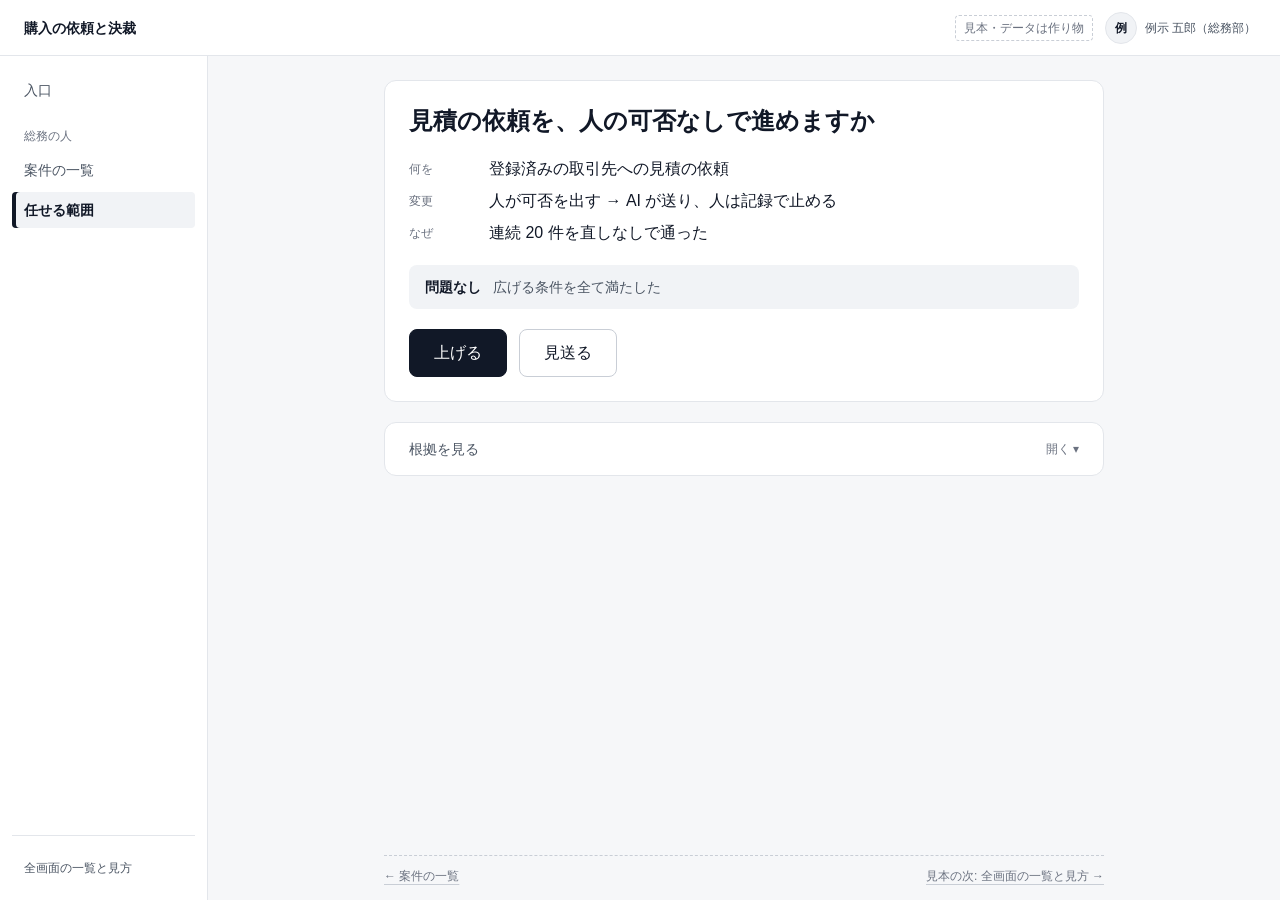
<file: rules.html>
<!doctype html>
<html lang="ja">
<head>
<meta name="robots" content="noindex,nofollow">
<meta charset="utf-8">
<meta name="viewport" content="width=device-width, initial-scale=1">
<title>任せる範囲｜購入の依頼と決裁（見本）</title>
<link rel="stylesheet" href="assets/style.css">
</head>
<body data-who="例示 五郎（総務部）">
<header class="top" data-shell-header></header>
<main class="main">
  <section class="decide">
    <h1>見積の依頼を、人の可否なしで進めますか</h1>
    <dl class="facts">
      <dt>何を</dt><dd>登録済みの取引先への見積の依頼</dd>
      <dt>変更</dt><dd>人が可否を出す → AI が送り、人は記録で止める</dd>
      <dt>なぜ</dt><dd>連続 20 件を直しなしで通った</dd>
    </dl>
    <p class="verdict"><b>問題なし</b><span>広げる条件を全て満たした</span></p>
    <div class="actions">
      <button class="btn primary" type="button" data-done="1 段階上げました。事故か直しが 1 件あれば自動で戻ります（見本）">上げる</button>
      <button class="btn" type="button" data-done="見送りました（見本）">見送る</button>
    </div>
  </section>

  <div class="scroll">
    <details class="fold">
      <summary>根拠を見る</summary>
      <div class="body">
        <section>
          <h3>条件</h3>
          <ul class="checks">
            <li>連続 20 / 20 件を直しなし</li>
            <li>規程に反する件 0</li>
            <li>差の見落とし 0</li>
          </ul>
        </section>
        <section>
          <h3>工程ごとの段階</h3>
          <div class="table-wrap">
            <table>
              <thead><tr><th>工程</th><th>いま</th><th>連続</th><th>判定</th></tr></thead>
              <tbody>
                <tr><td>依頼の受け付け</td><td><span class="lv" data-lv="2">止められる</span></td><td class="num">20 / 20</td><td>上げられる</td></tr>
                <tr><td>見積の依頼</td><td><span class="lv" data-lv="1">可否</span></td><td class="num">20 / 20</td><td>上げられる</td></tr>
                <tr><td>決裁への入力</td><td><span class="lv" data-lv="1">可否</span></td><td class="num">14 / 20</td><td>あと 6 件</td></tr>
                <tr class="diff"><td>注文書の送付</td><td><span class="lv" data-lv="1">可否</span></td><td class="num">3 / 20</td><td>直し 1 件で戻った</td></tr>
                <tr><td>請求の突合</td><td><span class="lv" data-lv="2">止められる</span></td><td class="num">11 / 20</td><td>あと 9 件</td></tr>
                <tr><td>支払の下書き</td><td><span class="lv" data-lv="2">止められる</span></td><td class="num">9 / 20</td><td>あと 11 件</td></tr>
                <tr><td>格納</td><td><span class="lv" data-lv="3">自動</span></td><td class="num">—</td><td>—</td></tr>
                <tr><td>確定・承認・受け取り</td><td><span class="lv" data-lv="0">人</span></td><td class="num">—</td><td>上げない</td></tr>
              </tbody>
            </table>
          </div>
        </section>
        <section>
          <h3>抜き取り</h3>
          <ul class="checks">
            <li>R-0133 突合と支払の下書き: 問題なし</li>
            <li>R-0124 見積の比較: 問題なし</li>
            <li>R-0118 決裁への入力の記録: 問題なし</li>
            <li class="w">R-0112 注文書の送付: 宛先の部署名の誤り（直した）</li>
          </ul>
        </section>
        <section>
          <h3>ルール</h3>
          <dl class="kv">
            <dt>対象</dt><dd>カタログ外・10 万円以下・登録済みの取引先</dd>
            <dt>決裁の権限</dt><dd>10 万円以下の物品は課長</dd>
            <dt>相見積</dt><dd>2 社以上</dd>
            <dt>人に戻す例外</dt><dd>様式の指定・受け取りの違い・金額の差・新規の取引先・読み取りの自信が低い</dd>
            <dt>AI の権限</dt><dd>承認の操作はできない</dd>
          </dl>
        </section>
      </div>
    </details>
  </div>
</main>
<script src="assets/app.js"></script>
</body>
</html>
</file>
<file: assets/style.css>
/* カタログ外購入 To-Be の画面の見本（静的）。
   型: 4px 格子（余白は 4・8・12・16・20・24・32・40・48）、文字 12・14・16・20・24、太さ 400・500・600、角丸 4・8・12、上の帯 56。
   作業の画面は 1 列（幅 720）で、1 件について 1 つ決める。色は「要確認・異常」だけに使い、ほかは墨と灰で組む。
   高さの型（社内の業務の画面）: 外枠は表示の高さ（100dvh。使えない環境は 100vh）で、ページ全体は scroll しない。
   上の帯と左の帯は留め、中の領域（.scroll）だけが必要なときに scroll する。決める枠（.decide）は .scroll の外に置き、動かない。 */

:root {
  --bg: #f6f7f9;
  --surface: #ffffff;
  --sunken: #f1f3f6;
  --line: #e3e6eb;
  --line-strong: #c9ced6;
  --ink: #111827;
  --text: #1f2937;
  --text-2: #4b5563;
  --text-3: #6b7280;
  --warn: #92400e;
  --warn-mark: #d97706;
  --warn-soft: #fffbeb;
  --warn-line: #fcd34d;
  --ng: #b91c1c;
  --ng-mark: #dc2626;
  --ng-soft: #fef2f2;
  --ng-line: #fca5a5;
  --focus: #2563eb;
  --radius-s: 4px;
  --radius: 8px;
  --radius-l: 12px;
  --font: "Hiragino Sans", "Hiragino Kaku Gothic ProN", "Noto Sans JP", "Yu Gothic UI", "Meiryo", sans-serif;
}

* { box-sizing: border-box; }
html, body { margin: 0; height: 100%; overflow: hidden; }
body { font-family: var(--font); font-size: 14px; line-height: 20px; color: var(--text); background: var(--bg);
  height: 100vh; height: 100dvh; display: grid;
  grid-template: "top top" 56px "side main" minmax(0, 1fr) / 208px minmax(0, 1fr); }
a { color: var(--ink); text-decoration: underline; text-decoration-color: var(--line-strong); text-underline-offset: 4px; }
a:hover { text-decoration-color: var(--ink); }
:focus-visible { outline: 2px solid var(--focus); outline-offset: 2px; }
h1, h2, h3, p, ul, ol, dl, dd { margin: 0; }
ul, ol { padding-left: 20px; }

/* ---- 上の帯 ---- */
.top { grid-area: top; height: 56px; display: flex; align-items: center; justify-content: space-between; gap: 16px; padding: 0 24px; background: var(--surface); border-bottom: 1px solid var(--line); z-index: 2; }
.top .home { font-weight: 600; color: var(--ink); text-decoration: none; white-space: nowrap; }
.top .row { gap: 12px; }
.top .who { display: flex; align-items: center; gap: 8px; font-size: 12px; line-height: 16px; color: var(--text-2); white-space: nowrap; }
.top .avatar { width: 32px; height: 32px; border-radius: 999px; background: var(--sunken); border: 1px solid var(--line); display: grid; place-items: center; font-weight: 600; font-size: 12px; color: var(--ink); }
.sample-note { font-size: 12px; line-height: 16px; color: var(--text-3); border: 1px dashed var(--line-strong); border-radius: var(--radius-s); padding: 4px 8px; white-space: nowrap; }

/* ---- 左の帯（app.js が組む）: 入口・いまの役の画面・見方 ---- */
.side { grid-area: side; overflow-y: auto; background: var(--surface); border-right: 1px solid var(--line); padding: 16px 12px; display: flex; flex-direction: column; gap: 4px; }
.side a { display: block; padding: 8px 12px; border-radius: var(--radius-s); color: var(--text-2); text-decoration: none; }
.side a:hover { background: var(--sunken); color: var(--ink); }
.side a[aria-current="page"] { background: var(--sunken); color: var(--ink); font-weight: 600; box-shadow: inset 4px 0 0 var(--ink); }
.side h2 { padding: 16px 12px 4px; font-size: 12px; line-height: 16px; font-weight: 500; color: var(--text-3); }
.side .foot { margin-top: auto; padding-top: 16px; border-top: 1px solid var(--line); font-size: 12px; line-height: 16px; }

/* ---- 本文: 表示の高さの中で、上から 工程の 1 行・決める枠・中の領域（.scroll）・見本の順 ---- */
.main { --col: 720px; grid-area: main; min-height: 0; overflow: hidden; display: flex; flex-direction: column; gap: 20px;
  padding: 24px max(24px, calc((100% - var(--col)) / 2)) 16px; }
.main.wide { --col: 992px; }
.main > * { flex: none; }
.main > .scroll { flex: 1 1 auto; min-height: 0; overflow: auto; overscroll-behavior: contain; display: flex; flex-direction: column; gap: 20px;
  margin: 0 -4px; padding: 0 4px 4px; }
.scroll > * { flex: none; }
/* 中の領域の表は見出しの行を留める（表の枠を scroll させず、.scroll に貼る） */
.scroll .table-wrap { overflow: visible; }
.scroll thead th { position: sticky; top: 0; z-index: 1; background: var(--surface); box-shadow: inset 0 -1px 0 var(--line); }
h1 { font-size: 24px; line-height: 32px; font-weight: 600; color: var(--ink); }
h2 { font-size: 16px; line-height: 24px; font-weight: 600; color: var(--ink); }
h3 { font-size: 12px; line-height: 16px; font-weight: 600; color: var(--text-3); margin-bottom: 8px; }
.muted { color: var(--text-3); }
.small { font-size: 12px; line-height: 16px; }
.num { font-variant-numeric: tabular-nums; }
.row { display: flex; align-items: center; gap: 8px; flex-wrap: wrap; }
.stack { display: flex; flex-direction: column; gap: 16px; }

/* ---- 工程の 1 行（app.js が組む。押すと 10 工程が開く） ---- */
.stage { position: relative; font-size: 12px; line-height: 16px; color: var(--text-3); }
.stage > :first-child { cursor: pointer; list-style: none; display: inline-flex; gap: 8px; align-items: center; }
.stage > :first-child::-webkit-details-marker { display: none; }
.stage > :first-child::after { content: "▾"; font-size: 10px; }
.stage[open] > :first-child::after { content: "▴"; }
.stage b { color: var(--ink); font-weight: 600; }
/* 10 工程は下に重ねて開く（決める枠を押し下げない） */
.stage ol { position: absolute; top: calc(100% + 8px); left: 0; right: 0; z-index: 4; list-style: none; margin: 0; padding: 12px; display: grid; grid-template-columns: repeat(5, minmax(0, 1fr)); gap: 4px;
  background: var(--surface); border: 1px solid var(--line); border-radius: var(--radius); box-shadow: 0 8px 24px rgba(17, 24, 39, 0.16); }
.stage li a { display: block; padding: 8px; border-radius: var(--radius-s); border: 1px solid var(--line); background: var(--surface); color: var(--text-2); text-decoration: none; }
.stage li.now a { border-color: var(--ink); color: var(--ink); font-weight: 600; }
.stage li.done a { color: var(--text-3); background: var(--sunken); }
.stage li span { display: block; font-size: 10px; line-height: 12px; color: var(--text-3); font-weight: 400; }

/* ---- 決める枠: 問い・要点 3 行・AI の判定・ボタン 2 つ ---- */
.decide { background: var(--surface); border: 1px solid var(--line); border-radius: var(--radius-l); padding: 24px; display: flex; flex-direction: column; gap: 20px; }
.facts { display: grid; grid-template-columns: 64px minmax(0, 1fr); gap: 8px 16px; }
.facts dt { font-size: 12px; line-height: 24px; color: var(--text-3); }
.facts dd { font-size: 16px; line-height: 24px; color: var(--ink); }
.facts dd small { font-size: 12px; color: var(--text-3); margin-left: 4px; }
.verdict { display: flex; gap: 12px; align-items: baseline; padding: 12px 16px; border-radius: var(--radius); background: var(--sunken); color: var(--text-2); }
.verdict b { flex: none; font-weight: 600; color: var(--ink); }
.verdict.warn { background: var(--warn-soft); box-shadow: inset 4px 0 0 var(--warn-mark); color: var(--warn); }
.verdict.warn b { color: var(--warn); }
.verdict.ng { background: var(--ng-soft); box-shadow: inset 4px 0 0 var(--ng-mark); color: var(--ng); }
.verdict.ng b { color: var(--ng); }
.actions { display: flex; gap: 12px; align-items: center; flex-wrap: wrap; }
.actions .after { font-size: 12px; line-height: 16px; color: var(--text-3); }
.decide.done { border-color: var(--line-strong); background: var(--sunken); }
.decide.done .actions .btn { opacity: 0.4; pointer-events: none; }

.btn { display: inline-flex; align-items: center; justify-content: center; gap: 8px; height: 48px; padding: 0 24px; border-radius: var(--radius); border: 1px solid var(--line-strong); background: var(--surface); color: var(--ink); font: inherit; font-size: 16px; line-height: 24px; font-weight: 500; cursor: pointer; white-space: nowrap; text-decoration: none; }
.btn:hover { background: var(--sunken); }
.btn.primary { background: var(--ink); border-color: var(--ink); color: #ffffff; }
.btn.primary:hover { background: #374151; }
.btn.small { height: 32px; padding: 0 12px; font-size: 12px; line-height: 16px; }

/* ---- 畳む枠（根拠を見る。:first-child は <summary>）。異常があるものだけ open で置き、色を付ける ---- */
.fold { background: var(--surface); border: 1px solid var(--line); border-radius: var(--radius-l); }
.fold > :first-child { cursor: pointer; padding: 16px 24px; font-weight: 500; color: var(--text-2); list-style: none; display: flex; justify-content: space-between; gap: 12px; }
.fold > :first-child::-webkit-details-marker { display: none; }
.fold > :first-child::after { content: "開く ▾"; font-size: 12px; color: var(--text-3); font-weight: 400; }
.fold[open] > :first-child::after { content: "閉じる ▴"; }
.fold > .body { padding: 0 24px 24px; display: flex; flex-direction: column; gap: 24px; }
.fold.alert { border-color: var(--warn-line); }
.fold.alert > :first-child { color: var(--warn); }

/* ---- 表 ---- */
.table-wrap { overflow-x: auto; }
table { width: 100%; border-collapse: collapse; }
th, td { text-align: left; padding: 12px; border-bottom: 1px solid var(--line); vertical-align: top; font-size: 14px; line-height: 20px; }
th { font-size: 12px; line-height: 16px; font-weight: 500; color: var(--text-3); white-space: nowrap; }
tr:last-child td { border-bottom: 0; }
td.num, th.num { text-align: right; font-variant-numeric: tabular-nums; white-space: nowrap; }
td.nowrap { white-space: nowrap; }
tr.diff td { background: var(--warn-soft); color: var(--warn); }
tr.stuck td:first-child { box-shadow: inset 4px 0 0 var(--ng-mark); }
td .late { color: var(--ng); font-weight: 600; }
td a { font-weight: 500; }

/* ---- 根拠の中身 ---- */
.kv { display: grid; grid-template-columns: 112px minmax(0, 1fr); gap: 8px 16px; }
.kv dt { font-size: 12px; line-height: 20px; color: var(--text-3); }
.checks { list-style: none; padding: 0; display: flex; flex-direction: column; gap: 8px; }
.checks li { display: grid; grid-template-columns: 20px minmax(0, 1fr); gap: 8px; }
.checks li::before { content: "✓"; color: var(--text-3); }
.checks li.w { color: var(--warn); }
.checks li.w::before { content: "!"; font-weight: 600; color: var(--warn-mark); }
.log { list-style: none; padding: 0; display: flex; flex-direction: column; }
.log li { display: grid; grid-template-columns: 64px minmax(0, 1fr); gap: 12px; padding: 8px 0; border-bottom: 1px solid var(--line); }
.log li:last-child { border-bottom: 0; }
.log time { font-size: 12px; line-height: 20px; color: var(--text-3); font-variant-numeric: tabular-nums; }

/* ---- 依頼の入力（Power Apps の入力の形: 項目を選ぶ・必須の印） ---- */
.fields { display: flex; flex-direction: column; gap: 16px; }
.fields fieldset { border: 0; margin: 0; padding: 0 24px 20px; display: grid; grid-template-columns: repeat(auto-fill, minmax(240px, 1fr)); gap: 12px 16px; }
.fields legend { padding: 0 4px; font-size: 14px; line-height: 20px; font-weight: 600; color: var(--ink); }
.fields label { display: flex; flex-direction: column; gap: 4px; font-size: 12px; line-height: 16px; color: var(--text-3); }
.fields label.wide { grid-column: 1 / -1; }
.fields input, .fields select { height: 40px; border: 1px solid var(--line-strong); border-radius: var(--radius); padding: 0 12px; font: inherit; font-size: 14px; color: var(--ink); background: var(--surface); }
.fields output { height: 40px; display: flex; align-items: center; padding: 0 12px; border-radius: var(--radius); background: var(--sunken); font-size: 14px; color: var(--text-2); }
.fields .must { font-style: normal; font-size: 12px; color: var(--ng); margin-left: 4px; }

/* ---- 依頼の会話 ---- */
.chat { display: flex; flex-direction: column; gap: 12px; }
.msg { max-width: 85%; padding: 12px 16px; border-radius: var(--radius-l); background: var(--sunken); }
.msg.me { align-self: flex-end; background: var(--ink); color: #ffffff; }
.composer { display: flex; gap: 12px; }
.composer input { flex: 1; min-width: 0; height: 48px; border: 1px solid var(--line-strong); border-radius: var(--radius); padding: 0 16px; font: inherit; font-size: 16px; }

.photo { aspect-ratio: 4 / 3; max-width: 320px; border-radius: var(--radius); border: 1px dashed var(--line-strong); background: var(--sunken); display: grid; place-items: center; color: var(--text-3); font-size: 12px; }

/* ---- 入口（役割ごと） ---- */
.roles { display: grid; grid-template-columns: repeat(3, minmax(0, 1fr)); gap: 20px; align-items: start; }
.role { background: var(--surface); border: 1px solid var(--line); border-radius: var(--radius-l); padding: 24px; display: flex; flex-direction: column; gap: 16px; }
.role .count { font-size: 14px; color: var(--text-2); }
.role .count b { font-size: 24px; line-height: 32px; color: var(--ink); margin: 0 4px; }
.todo { list-style: none; padding: 0; display: flex; flex-direction: column; }
.todo li { border-top: 1px solid var(--line); }
.todo a { display: flex; flex-direction: column; gap: 4px; padding: 12px 0; text-decoration: none; }
.todo a span { font-size: 12px; line-height: 16px; color: var(--text-3); }
.todo a:hover b { text-decoration: underline; }
.todo .late span { color: var(--ng); }

/* ---- 見方（guide.html） ---- */
.card { background: var(--surface); border: 1px solid var(--line); border-radius: var(--radius-l); padding: 24px; display: flex; flex-direction: column; gap: 16px; }
.lv { display: inline-flex; align-items: center; gap: 8px; font-size: 12px; line-height: 16px; white-space: nowrap; }
.lv::before { content: attr(data-lv); display: grid; place-items: center; width: 20px; height: 20px; border-radius: var(--radius-s); background: var(--ink); color: #ffffff; font-size: 12px; font-weight: 600; }
.meter { height: 8px; background: var(--sunken); border-radius: 999px; overflow: hidden; min-width: 80px; }
.meter i { display: block; height: 100%; background: var(--text-3); }

/* ---- 見本の順（前へ・次へ）。作業の画面の外の案内 ---- */
.pager { display: flex; justify-content: space-between; gap: 16px; padding-top: 12px; border-top: 1px dashed var(--line-strong); font-size: 12px; line-height: 16px; }
.pager a { color: var(--text-3); }
.pager a.next { margin-left: auto; text-align: right; }

.toast { position: fixed; left: 50%; bottom: 96px; transform: translateX(-50%); background: var(--ink); color: #ffffff; padding: 12px 16px; border-radius: var(--radius); box-shadow: 0 8px 24px rgba(17, 24, 39, 0.24); opacity: 0; transition: opacity 200ms; pointer-events: none; z-index: 3; max-width: calc(100% - 32px); }
.toast.show { opacity: 1; }

@media (max-width: 1024px) {
  .roles { grid-template-columns: minmax(0, 1fr); }
}

/* スマホの幅: ボタンは画面の下に留め、開いてすぐ 1 操作で済むようにする */
@media (max-width: 640px) {
  body { grid-template: "top" 56px "main" minmax(0, 1fr) / minmax(0, 1fr); }
  .side { display: none; }
  .top { padding: 0 16px; }
  .top .who span:last-child, .sample-note { display: none; }
  .main { padding: 16px 16px 12px; gap: 16px; }
  .main:has(.decide .actions) { padding-bottom: 84px; }  /* 下に留めたボタンの帯（48 + 12 × 2）の分を空ける */
  .main > .scroll { gap: 16px; }
  h1 { font-size: 20px; line-height: 28px; }
  .decide { padding: 16px; gap: 16px; border: 0; background: none; padding: 0; }
  .facts { grid-template-columns: 48px minmax(0, 1fr); }
  .verdict { flex-direction: column; gap: 4px; }
  .decide .actions { position: fixed; left: 0; right: 0; bottom: 0; z-index: 2; padding: 12px 16px; background: var(--surface); border-top: 1px solid var(--line); flex-wrap: nowrap; }
  .decide .actions .btn { flex: 1; min-width: 0; padding: 0 12px; }
  .decide .actions .btn.primary { flex: 2; }
  .decide .actions .after { display: none; }
  .fold > :first-child { padding: 16px; }
  .fold > .body { padding: 0 16px 16px; }
  .stage ol { grid-template-columns: repeat(2, minmax(0, 1fr)); }
  .composer .btn { padding: 0 16px; }
  .kv { grid-template-columns: 88px minmax(0, 1fr); }
  .card, .role { padding: 16px; }
  th, td { padding: 8px 4px; }
  th:first-child, td:first-child { padding-left: 0; }
  th:last-child, td:last-child { padding-right: 0; }
  /* 一覧の表（table.rows）は 1 件を 2 行に組む: 件名・金額 / いまの工程・待っている人・期限。見出しの行は出さない */
  table.rows thead { display: none; }
  table.rows tbody tr { display: grid; grid-template-columns: auto auto minmax(0, 1fr) auto; gap: 4px 8px; padding: 12px 0; border-bottom: 1px solid var(--line); }
  table.rows tbody tr:last-child { border-bottom: 0; }
  table.rows td { padding: 0; border: 0; font-size: 12px; line-height: 16px; color: var(--text-3); }
  table.rows td:nth-child(1) { grid-column: 1 / 4; min-width: 0; font-size: 14px; line-height: 20px; color: var(--text); }
  table.rows td:nth-child(2) { grid-column: 4; font-size: 14px; line-height: 20px; color: var(--ink); }
  table.rows td:nth-child(3) { grid-column: 1; }
  table.rows td:nth-child(4) { grid-column: 2; }
  table.rows td:nth-child(5) { grid-column: 4; text-align: right; }
  table.rows td[colspan] { grid-column: 1 / -1; }
  table.rows tr.stuck { box-shadow: inset 4px 0 0 var(--ng-mark); padding-left: 12px; }
  table.rows tr.stuck td:first-child { box-shadow: none; }
}
</file>
